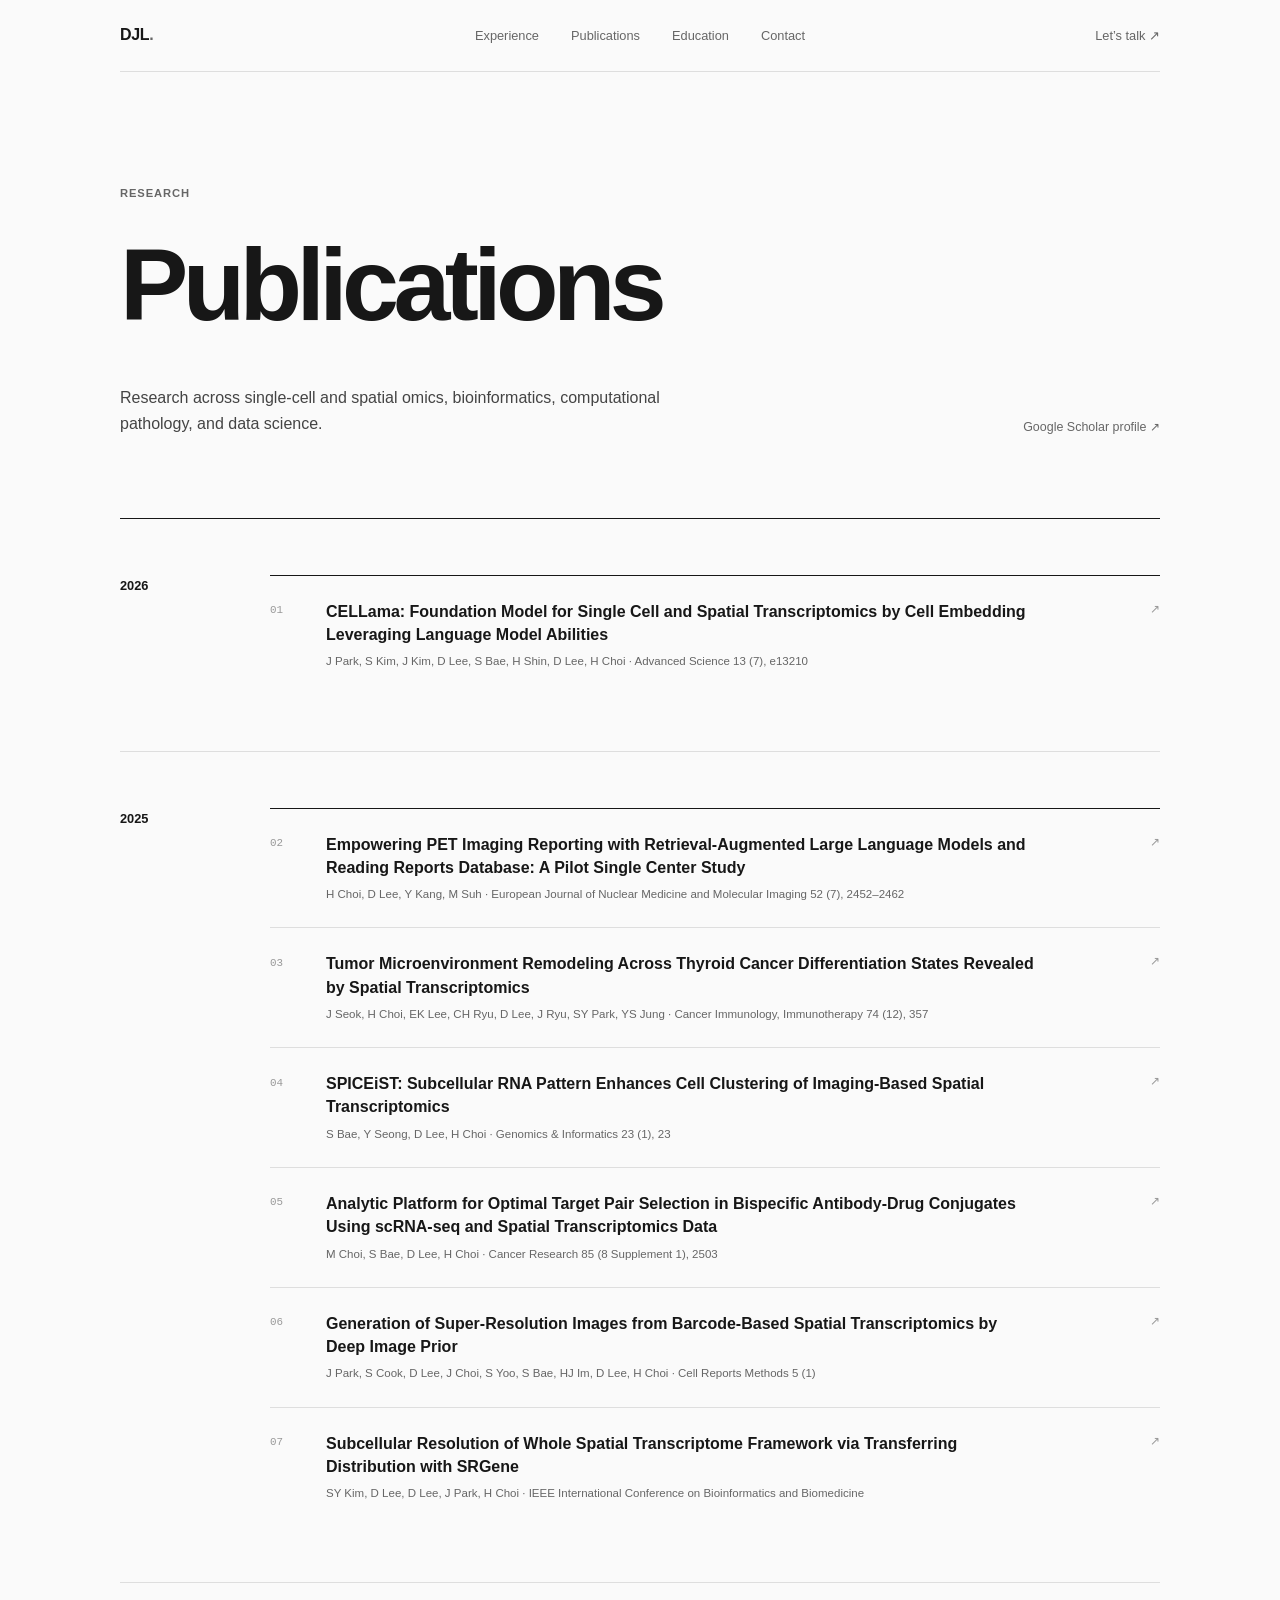
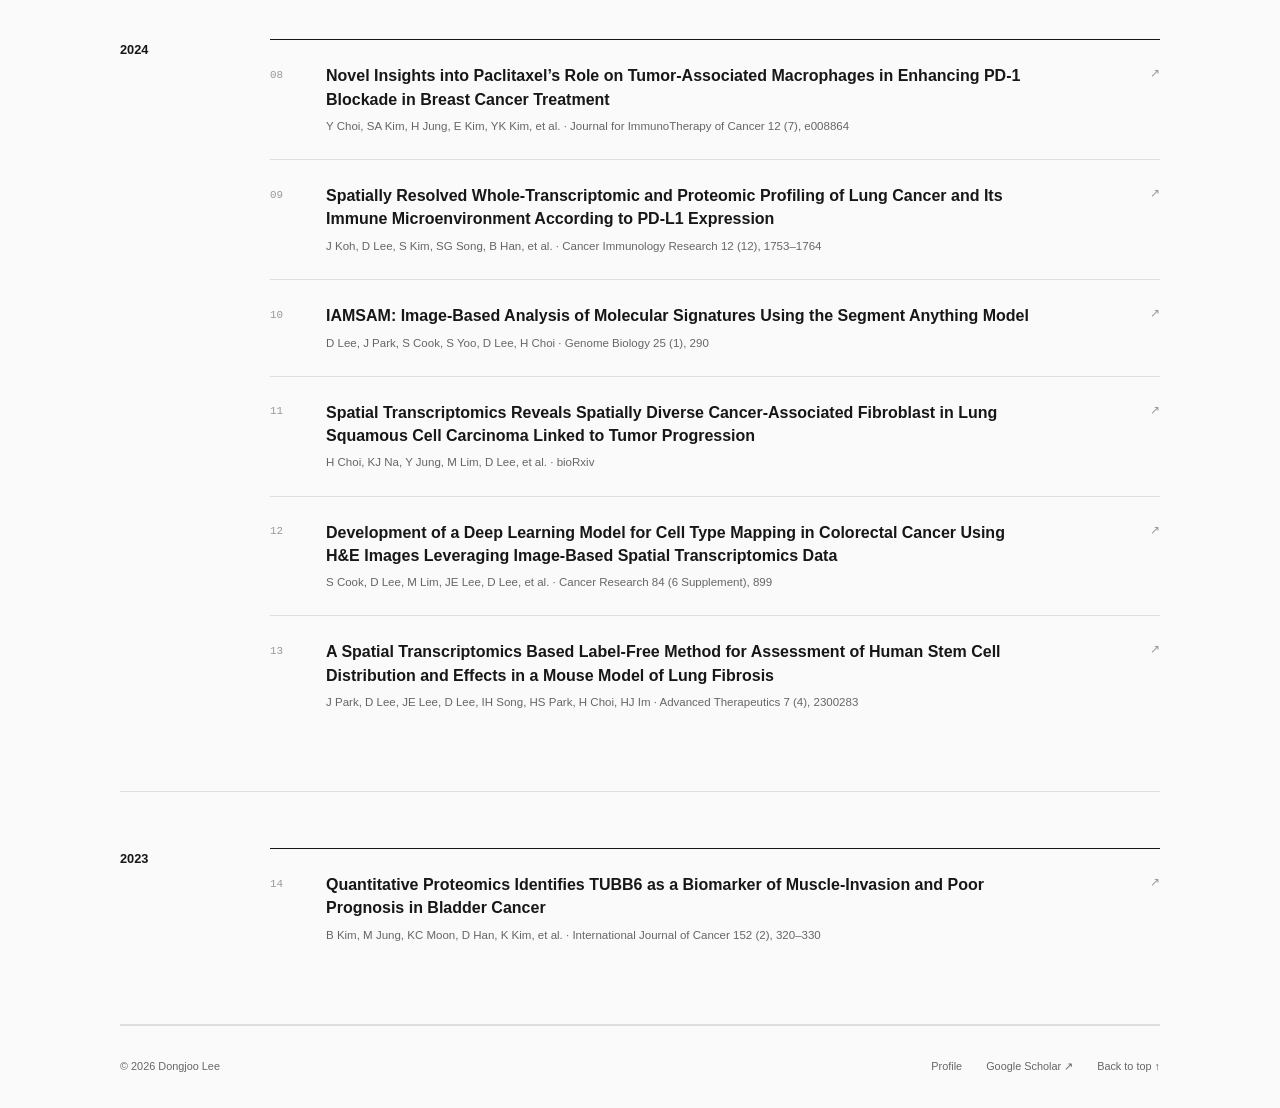
<file: publications.html>
<!doctype html>
<html lang="en">
  <head>
    <meta charset="UTF-8" />
    <meta name="viewport" content="width=device-width, initial-scale=1.0" />
    <meta name="description" content="Publications by Dongjoo Lee in single-cell and spatial omics, bioinformatics, computational pathology, and data science." />
    <meta name="theme-color" content="#fafafa" />
    <title>Publications — Dongjoo Lee</title>
    <link rel="icon" href="assets/icons/favicon.svg" type="image/svg+xml" />
    <link rel="stylesheet" href="assets/css/styles.css" />
  </head>
  <body>
    <a class="skip-link" href="#main">Skip to content</a>
    <header class="site-header">
      <a class="wordmark" href="index.html" aria-label="Dongjoo Lee, home">DJL<span>.</span></a>
      <nav aria-label="Main navigation">
        <a href="index.html#work">Experience</a>
        <a href="publications.html" aria-current="page">Publications</a>
        <a href="index.html#about">Education</a>
        <a href="index.html#contact">Contact</a>
      </nav>
      <a class="header-contact" href="mailto:djlee8242@gmail.com">Let’s talk ↗</a>
    </header>

    <main class="publications-page" id="main">
      <header class="page-title reveal">
        <p class="eyebrow">Research</p>
        <h1>Publications</h1>
        <div class="page-title-bottom">
          <p>Research across single-cell and spatial omics, bioinformatics, computational pathology, and data science.</p>
          <a href="https://scholar.google.com/citations?user=q8NzEK0AAAAJ&amp;hl=en" target="_blank" rel="noreferrer">Google Scholar profile ↗</a>
        </div>
      </header>

      <section class="publication-list" aria-labelledby="year-2026">
        <h2 id="year-2026">2026</h2>
        <div>
          <a class="paper reveal" href="https://scholar.google.com/citations?view_op=view_citation&amp;hl=en&amp;user=q8NzEK0AAAAJ&amp;citation_for_view=q8NzEK0AAAAJ:u5HHmVD_uO8C" target="_blank" rel="noreferrer">
            <span class="paper-index">01</span><span><strong>CELLama: Foundation Model for Single Cell and Spatial Transcriptomics by Cell Embedding Leveraging Language Model Abilities</strong><small>J Park, S Kim, J Kim, D Lee, S Bae, H Shin, D Lee, H Choi · Advanced Science 13 (7), e13210</small></span><i>↗</i>
          </a>
        </div>
      </section>

      <section class="publication-list" aria-labelledby="year-2025">
        <h2 id="year-2025">2025</h2>
        <div>
          <a class="paper reveal" href="https://scholar.google.com/citations?view_op=view_citation&amp;hl=en&amp;user=q8NzEK0AAAAJ&amp;citation_for_view=q8NzEK0AAAAJ:Tyk-4Ss8FVUC" target="_blank" rel="noreferrer"><span class="paper-index">02</span><span><strong>Empowering PET Imaging Reporting with Retrieval-Augmented Large Language Models and Reading Reports Database: A Pilot Single Center Study</strong><small>H Choi, D Lee, Y Kang, M Suh · European Journal of Nuclear Medicine and Molecular Imaging 52 (7), 2452–2462</small></span><i>↗</i></a>
          <a class="paper reveal" href="https://scholar.google.com/citations?view_op=view_citation&amp;hl=en&amp;user=q8NzEK0AAAAJ&amp;citation_for_view=q8NzEK0AAAAJ:u-x6o8ySG0sC" target="_blank" rel="noreferrer"><span class="paper-index">03</span><span><strong>Tumor Microenvironment Remodeling Across Thyroid Cancer Differentiation States Revealed by Spatial Transcriptomics</strong><small>J Seok, H Choi, EK Lee, CH Ryu, D Lee, J Ryu, SY Park, YS Jung · Cancer Immunology, Immunotherapy 74 (12), 357</small></span><i>↗</i></a>
          <a class="paper reveal" href="https://scholar.google.com/citations?view_op=view_citation&amp;hl=en&amp;user=q8NzEK0AAAAJ&amp;citation_for_view=q8NzEK0AAAAJ:zYLM7Y9cAGgC" target="_blank" rel="noreferrer"><span class="paper-index">04</span><span><strong>SPICEiST: Subcellular RNA Pattern Enhances Cell Clustering of Imaging-Based Spatial Transcriptomics</strong><small>S Bae, Y Seong, D Lee, H Choi · Genomics &amp; Informatics 23 (1), 23</small></span><i>↗</i></a>
          <a class="paper reveal" href="https://scholar.google.com/citations?view_op=view_citation&amp;hl=en&amp;user=q8NzEK0AAAAJ&amp;citation_for_view=q8NzEK0AAAAJ:5nxA0vEk-isC" target="_blank" rel="noreferrer"><span class="paper-index">05</span><span><strong>Analytic Platform for Optimal Target Pair Selection in Bispecific Antibody-Drug Conjugates Using scRNA-seq and Spatial Transcriptomics Data</strong><small>M Choi, S Bae, D Lee, H Choi · Cancer Research 85 (8 Supplement 1), 2503</small></span><i>↗</i></a>
          <a class="paper reveal" href="https://scholar.google.com/citations?view_op=view_citation&amp;hl=en&amp;user=q8NzEK0AAAAJ&amp;citation_for_view=q8NzEK0AAAAJ:qjMakFHDy7sC" target="_blank" rel="noreferrer"><span class="paper-index">06</span><span><strong>Generation of Super-Resolution Images from Barcode-Based Spatial Transcriptomics by Deep Image Prior</strong><small>J Park, S Cook, D Lee, J Choi, S Yoo, S Bae, HJ Im, D Lee, H Choi · Cell Reports Methods 5 (1)</small></span><i>↗</i></a>
          <a class="paper reveal" href="https://scholar.google.com/citations?view_op=view_citation&amp;hl=en&amp;user=q8NzEK0AAAAJ&amp;citation_for_view=q8NzEK0AAAAJ:Y0pCki6q_DkC" target="_blank" rel="noreferrer"><span class="paper-index">07</span><span><strong>Subcellular Resolution of Whole Spatial Transcriptome Framework via Transferring Distribution with SRGene</strong><small>SY Kim, D Lee, D Lee, J Park, H Choi · IEEE International Conference on Bioinformatics and Biomedicine</small></span><i>↗</i></a>
        </div>
      </section>

      <section class="publication-list" aria-labelledby="year-2024">
        <h2 id="year-2024">2024</h2>
        <div>
          <a class="paper reveal" href="https://scholar.google.com/citations?view_op=view_citation&amp;hl=en&amp;user=q8NzEK0AAAAJ&amp;citation_for_view=q8NzEK0AAAAJ:9yKSN-GCB0IC" target="_blank" rel="noreferrer"><span class="paper-index">08</span><span><strong>Novel Insights into Paclitaxel’s Role on Tumor-Associated Macrophages in Enhancing PD-1 Blockade in Breast Cancer Treatment</strong><small>Y Choi, SA Kim, H Jung, E Kim, YK Kim, et al. · Journal for ImmunoTherapy of Cancer 12 (7), e008864</small></span><i>↗</i></a>
          <a class="paper reveal" href="https://scholar.google.com/citations?view_op=view_citation&amp;hl=en&amp;user=q8NzEK0AAAAJ&amp;citation_for_view=q8NzEK0AAAAJ:UeHWp8X0CEIC" target="_blank" rel="noreferrer"><span class="paper-index">09</span><span><strong>Spatially Resolved Whole-Transcriptomic and Proteomic Profiling of Lung Cancer and Its Immune Microenvironment According to PD-L1 Expression</strong><small>J Koh, D Lee, S Kim, SG Song, B Han, et al. · Cancer Immunology Research 12 (12), 1753–1764</small></span><i>↗</i></a>
          <a class="paper reveal" href="https://scholar.google.com/citations?view_op=view_citation&amp;hl=en&amp;user=q8NzEK0AAAAJ&amp;citation_for_view=q8NzEK0AAAAJ:2osOgNQ5qMEC" target="_blank" rel="noreferrer"><span class="paper-index">10</span><span><strong>IAMSAM: Image-Based Analysis of Molecular Signatures Using the Segment Anything Model</strong><small>D Lee, J Park, S Cook, S Yoo, D Lee, H Choi · Genome Biology 25 (1), 290</small></span><i>↗</i></a>
          <a class="paper reveal" href="https://scholar.google.com/citations?view_op=view_citation&amp;hl=en&amp;user=q8NzEK0AAAAJ&amp;citation_for_view=q8NzEK0AAAAJ:YsMSGLbcyi4C" target="_blank" rel="noreferrer"><span class="paper-index">11</span><span><strong>Spatial Transcriptomics Reveals Spatially Diverse Cancer-Associated Fibroblast in Lung Squamous Cell Carcinoma Linked to Tumor Progression</strong><small>H Choi, KJ Na, Y Jung, M Lim, D Lee, et al. · bioRxiv</small></span><i>↗</i></a>
          <a class="paper reveal" href="https://scholar.google.com/citations?view_op=view_citation&amp;hl=en&amp;user=q8NzEK0AAAAJ&amp;citation_for_view=q8NzEK0AAAAJ:8k81kl-MbHgC" target="_blank" rel="noreferrer"><span class="paper-index">12</span><span><strong>Development of a Deep Learning Model for Cell Type Mapping in Colorectal Cancer Using H&amp;E Images Leveraging Image-Based Spatial Transcriptomics Data</strong><small>S Cook, D Lee, M Lim, JE Lee, D Lee, et al. · Cancer Research 84 (6 Supplement), 899</small></span><i>↗</i></a>
          <a class="paper reveal" href="https://scholar.google.com/citations?view_op=view_citation&amp;hl=en&amp;user=q8NzEK0AAAAJ&amp;citation_for_view=q8NzEK0AAAAJ:d1gkVwhDpl0C" target="_blank" rel="noreferrer"><span class="paper-index">13</span><span><strong>A Spatial Transcriptomics Based Label-Free Method for Assessment of Human Stem Cell Distribution and Effects in a Mouse Model of Lung Fibrosis</strong><small>J Park, D Lee, JE Lee, D Lee, IH Song, HS Park, H Choi, HJ Im · Advanced Therapeutics 7 (4), 2300283</small></span><i>↗</i></a>
        </div>
      </section>

      <section class="publication-list" aria-labelledby="year-2023">
        <h2 id="year-2023">2023</h2>
        <div>
          <a class="paper reveal" href="https://scholar.google.com/citations?view_op=view_citation&amp;hl=en&amp;user=q8NzEK0AAAAJ&amp;citation_for_view=q8NzEK0AAAAJ:IjCSPb-OGe4C" target="_blank" rel="noreferrer"><span class="paper-index">14</span><span><strong>Quantitative Proteomics Identifies TUBB6 as a Biomarker of Muscle-Invasion and Poor Prognosis in Bladder Cancer</strong><small>B Kim, M Jung, KC Moon, D Han, K Kim, et al. · International Journal of Cancer 152 (2), 320–330</small></span><i>↗</i></a>
        </div>
      </section>
    </main>

    <footer>
      <p>© <span id="year"></span> Dongjoo Lee</p>
      <div><a href="index.html">Profile</a><a href="https://scholar.google.com/citations?user=q8NzEK0AAAAJ&amp;hl=en" target="_blank" rel="noreferrer">Google Scholar ↗</a><a href="#main">Back to top ↑</a></div>
    </footer>
    <script src="assets/js/script.js"></script>
  </body>
</html>
</file>
<file: assets/css/styles.css>
:root {
  --background: #fafafa;
  --surface: #ffffff;
  --text: #171717;
  --secondary: #666666;
  --border: #dedede;
  --max-width: 1040px;
}

* { box-sizing: border-box; }
html { scroll-behavior: smooth; }
body {
  margin: 0;
  background: var(--background);
  color: var(--text);
  font-family: Inter, -apple-system, BlinkMacSystemFont, "Segoe UI", sans-serif;
  font-size: 16px;
  line-height: 1.65;
  -webkit-font-smoothing: antialiased;
}
a { color: inherit; text-decoration: none; }
p, h1, h2, h3 { margin-top: 0; }
.skip-link { position: fixed; top: -100px; left: 1rem; padding: .7rem 1rem; background: #111; color: white; z-index: 10; }
.skip-link:focus { top: 1rem; }

.site-header {
  width: min(calc(100% - 48px), var(--max-width));
  height: 72px;
  margin: auto;
  display: grid;
  grid-template-columns: 1fr auto 1fr;
  align-items: center;
  border-bottom: 1px solid var(--border);
}
.wordmark { font-size: 1rem; font-weight: 700; letter-spacing: -.02em; }
.wordmark span { color: var(--secondary); }
.site-header nav { display: flex; gap: 2rem; }
.site-header nav a, .header-contact { font-size: .8rem; color: var(--secondary); }
.site-header nav a:hover, .header-contact:hover { color: var(--text); }
.header-contact { justify-self: end; }

.hero {
  width: min(calc(100% - 48px), var(--max-width));
  min-height: 560px;
  margin: auto;
  padding: 7rem 0 6rem;
  display: flex;
  flex-direction: column;
  border-bottom: 1px solid var(--border);
}
.eyebrow, .section-number {
  margin-bottom: 2rem;
  color: var(--secondary);
  font-size: .7rem;
  font-weight: 600;
  letter-spacing: .08em;
  text-transform: uppercase;
}
.eyebrow { order: 0; display: flex; align-items: center; gap: .5rem; }
.status-dot { width: 6px; height: 6px; border-radius: 50%; background: #888; }
.hero-title { margin: 4rem 0 3rem; }
.hero-intro {
  order: 2;
  margin: 2rem 0 3rem;
  display: flex;
  align-items: flex-end;
  justify-content: space-between;
  gap: 3rem;
}
.hero-intro .hero-title { margin: 0; }
.hero-title h1 {
  margin-bottom: .25rem;
  font-size: clamp(3.5rem, 8vw, 6.5rem);
  font-weight: 600;
  line-height: 1;
  letter-spacing: -.055em;
}
.hero-title p { margin: 0; color: var(--secondary); font-size: clamp(1.1rem, 2vw, 1.4rem); }
.profile-photo {
  width: 132px;
  margin: 0 2rem 0 0;
}
.profile-photo > img {
  width: 132px;
  height: 132px;
  display: block;
  object-fit: cover;
  object-position: center;
  border-radius: 4px;
  opacity: .76;
  filter: saturate(.72) contrast(.9) brightness(1.04);
}
.profile-links { order: 1; margin: 0; display: flex; justify-content: flex-start; gap: .75rem; }
.profile-links a {
  width: 20px;
  height: 20px;
  display: grid;
  place-items: center;
  color: var(--secondary);
  transition: color .2s ease, opacity .2s ease;
}
.profile-links a:hover { color: var(--text); opacity: .65; }
.profile-links svg { width: 16px; height: 16px; fill: currentColor; }
.profile-links .profile-brand-icon { width: 16px; height: 16px; display: block; object-fit: contain; opacity: .72; }
.hero-bottom {
  order: 3;
  display: grid;
  grid-template-columns: 1fr auto;
  align-items: end;
  gap: 3rem;
}
.hero-bottom > p { max-width: 620px; margin: 0; color: #444; font-size: 1rem; }
.hero-actions { display: flex; gap: .5rem; }
.button {
  padding: .65rem .9rem;
  display: inline-flex;
  align-items: center;
  gap: 1rem;
  border: 1px solid #bbb;
  border-radius: 3px;
  font-size: .75rem;
  font-weight: 600;
}
.button:hover { border-color: var(--text); }
.button-dark { background: var(--text); border-color: var(--text); color: white; }

.section {
  width: min(calc(100% - 48px), var(--max-width));
  margin: auto;
  padding: 6rem 0;
  border-bottom: 1px solid var(--border);
}
.section-heading {
  display: grid;
  grid-template-columns: 220px 1fr;
  align-items: baseline;
  margin-bottom: 3.5rem;
}
.section-heading h2 {
  margin: 0;
  font-size: clamp(2rem, 4vw, 3rem);
  font-weight: 550;
  line-height: 1.2;
  letter-spacing: -.04em;
}

.timeline { border-top: 1px solid var(--text); }
.timeline-item {
  display: grid;
  grid-template-columns: 220px 1fr;
  padding: 2.25rem 0;
  border-bottom: 1px solid var(--border);
}
.timeline-item:last-child { border-bottom: 0; }
.timeline-meta { color: var(--secondary); font-size: .72rem; }
.timeline-meta p { margin-bottom: .15rem; }
.timeline-content { max-width: 680px; }
.company { margin-bottom: .3rem; color: var(--secondary); font-size: .72rem; font-weight: 600; text-transform: uppercase; letter-spacing: .06em; }
.timeline-content h3 { margin-bottom: .8rem; font-size: 1.35rem; font-weight: 600; letter-spacing: -.025em; }
.role-subtitle { color: var(--secondary); font-size: .8rem; font-weight: 500; letter-spacing: 0; }
.timeline-content > p:not(.company) { margin-bottom: 1rem; color: #444; }
.responsibility-list { max-width: 650px; margin: 1.2rem 0 0; padding-left: 1.1rem; color: #444; font-size: .84rem; }
.responsibility-list li { margin-bottom: .45rem; padding-left: .2rem; }
.tags { display: flex; flex-wrap: wrap; gap: .4rem; margin: 1.2rem 0 0; padding: 0; list-style: none; }
.tags li { padding: .25rem .55rem; border: 1px solid var(--border); border-radius: 3px; color: var(--secondary); font-size: .68rem; }

.selected-publications { border-top: 1px solid var(--text); }
.selected-paper {
  padding: 1.6rem 0;
  display: grid;
  grid-template-columns: 220px 1fr auto;
  gap: 1rem;
  border-bottom: 1px solid var(--border);
}
.selected-paper-meta { padding-top: .15rem; color: var(--secondary); font-size: .7rem; }
.selected-paper strong { display: block; max-width: 680px; font-size: 1.05rem; font-weight: 550; line-height: 1.45; }
.selected-paper small { display: block; margin-top: .4rem; color: var(--secondary); font-size: .72rem; }
.selected-paper i { color: #999; font-size: .75rem; font-style: normal; transition: transform .2s ease; }
.selected-paper:hover strong { text-decoration: underline; text-decoration-thickness: 1px; text-underline-offset: 3px; }
.selected-paper:hover i { color: var(--text); transform: translate(2px, -2px); }
.view-all-publications {
  margin: 1.5rem 0 0 auto;
  padding-bottom: .2rem;
  width: fit-content;
  display: flex;
  gap: 1.5rem;
  border-bottom: 1px solid var(--text);
  font-size: .78rem;
  font-weight: 600;
}

.publication-grid { border-top: 1px solid var(--text); }
.publication, .publication-more {
  min-height: 0;
  padding: 1.8rem 0;
  display: grid;
  grid-template-columns: 220px 1fr;
  background: transparent;
  border-bottom: 1px solid var(--border);
}
.publication-top { color: var(--secondary); font-size: .7rem; }
.publication-mark { display: none; }
.journal { margin-bottom: .35rem; color: var(--secondary); font-size: .7rem; font-weight: 600; text-transform: uppercase; letter-spacing: .06em; }
.publication h3 { max-width: 680px; margin: 0; font-size: 1.15rem; font-weight: 550; line-height: 1.4; letter-spacing: -.015em; }
.publication-more { display: flex; justify-content: space-between; color: var(--secondary); font-size: .85rem; }
.publication-more:hover { color: var(--text); }

.about-grid { display: grid; grid-template-columns: 2fr 1fr; gap: 5rem; }
.toolkit { border-top: 1px solid var(--text); }
.tool-row { display: grid; grid-template-columns: 180px 1fr; gap: 1rem; padding: 1.25rem 0; border-bottom: 1px solid var(--border); }
.tool-row span { font-size: .72rem; font-weight: 600; }
.tool-row p { margin: 0; color: #444; font-size: .9rem; }
.education { padding-top: 1.25rem; border-top: 1px solid var(--text); }
.aside-label { margin-bottom: 2rem; color: var(--secondary); font-size: .7rem; text-transform: uppercase; letter-spacing: .08em; }
.education > div { padding: 0 0 1.5rem; }
.education p { margin-bottom: .1rem; }
.education .degree { font-weight: 600; }
.education span, .education-note { color: var(--secondary); font-size: .72rem; }
.education-note { margin-top: .5rem; }

.contact {
  width: min(calc(100% - 48px), var(--max-width));
  margin: auto;
  padding: 6rem 0;
}
.contact h2 { margin: 0 0 3rem; font-size: clamp(2.5rem, 5vw, 4rem); font-weight: 550; letter-spacing: -.045em; }
.contact-email { display: flex; justify-content: space-between; padding: 1rem 0; border-top: 1px solid var(--text); border-bottom: 1px solid var(--border); font-size: 1rem; }

footer {
  width: min(calc(100% - 48px), var(--max-width));
  margin: auto;
  padding: 2rem 0;
  display: flex;
  justify-content: space-between;
  border-top: 1px solid var(--border);
  color: var(--secondary);
  font-size: .68rem;
}
footer p { margin: 0; }
footer div { display: flex; gap: 1.5rem; }
footer a:hover { color: var(--text); }

.publications-page {
  width: min(calc(100% - 48px), var(--max-width));
  margin: auto;
}
.page-title { padding: 7rem 0 5rem; border-bottom: 1px solid var(--text); }
.page-title h1 { margin-bottom: 3rem; font-size: clamp(3.5rem, 8vw, 6.5rem); font-weight: 550; line-height: 1; letter-spacing: -.055em; }
.page-title-bottom { display: flex; align-items: flex-end; justify-content: space-between; gap: 2rem; }
.page-title-bottom p { max-width: 560px; margin: 0; color: #444; }
.page-title-bottom a { flex-shrink: 0; color: var(--secondary); font-size: .78rem; }
.page-title-bottom a:hover { color: var(--text); }
.publication-list { display: grid; grid-template-columns: 150px 1fr; padding: 3.5rem 0; border-bottom: 1px solid var(--border); }
.publication-list h2 { margin: 0; font-size: .8rem; font-weight: 600; }
.paper { padding: 1.5rem 0; display: grid; grid-template-columns: 40px 1fr auto; gap: 1rem; border-top: 1px solid var(--border); }
.paper:first-child { border-top-color: var(--text); }
.paper-index { padding-top: .15rem; color: #999; font: .68rem/1.5 monospace; }
.paper strong { display: block; max-width: 710px; font-size: 1rem; font-weight: 550; line-height: 1.45; }
.paper small { display: block; margin-top: .45rem; color: var(--secondary); font-size: .72rem; line-height: 1.5; }
.paper i { color: #999; font-size: .75rem; font-style: normal; transition: transform .2s ease; }
.paper:hover strong { text-decoration: underline; text-decoration-thickness: 1px; text-underline-offset: 3px; }
.paper:hover i { color: var(--text); transform: translate(2px, -2px); }

.reveal { opacity: 0; transform: translateY(8px); transition: opacity .45s ease, transform .45s ease; }
.reveal.visible { opacity: 1; transform: none; }

@media (max-width: 720px) {
  .site-header, .hero, .section, .contact, footer { width: calc(100% - 32px); }
  .site-header { grid-template-columns: 1fr auto; }
  .site-header nav { display: none; }
  .hero { min-height: auto; padding: 3.5rem 0 4rem; }
  .eyebrow { margin-bottom: .75rem; }
  .hero-title { width: 100%; margin: 0; }
  .hero-intro {
    margin: 1.75rem 0 2.5rem;
    flex-direction: column;
    align-items: flex-start;
    gap: 1.25rem;
  }
  .hero-intro .hero-title { margin: 0; }
  .hero-title h1 { font-size: clamp(3rem, 15vw, 4.25rem); }
  .hero-title p { max-width: 280px; font-size: 1rem; line-height: 1.45; }
  .profile-photo { order: -1; width: 132px; margin: 0; }
  .profile-photo > img { width: 132px; height: 132px; }
  .profile-links { margin: 0; gap: .65rem; }
  .profile-links a { width: 18px; height: 18px; }
  .profile-links svg, .profile-links .profile-brand-icon { width: 14px; height: 14px; }
  .hero-bottom, .section-heading, .timeline-item, .publication, .about-grid { grid-template-columns: 1fr; }
  .hero-bottom { gap: 1.5rem; }
  .hero-bottom > p { font-size: .94rem; line-height: 1.65; }
  .hero-actions { width: 100%; }
  .button { flex: 1; justify-content: space-between; }
  .section { padding: 4.5rem 0; }
  .section-heading { gap: .5rem; margin-bottom: 2.5rem; }
  .timeline-item, .publication { gap: 1.25rem; }
  .timeline-meta { display: flex; justify-content: space-between; }
  .selected-paper { grid-template-columns: 1fr auto; gap: .6rem; }
  .selected-paper-meta { grid-column: 1 / -1; }
  .about-grid { gap: 3rem; }
  .tool-row { grid-template-columns: 1fr; gap: .35rem; }
  .contact { padding: 4.5rem 0; }
  footer { flex-direction: column; gap: 1rem; }
  footer div { flex-wrap: wrap; }
  .publications-page { width: calc(100% - 32px); }
  .page-title { padding: 5rem 0 3.5rem; }
  .page-title h1 { margin-bottom: 2rem; font-size: clamp(3.25rem, 16vw, 5rem); }
  .page-title-bottom { align-items: flex-start; flex-direction: column; gap: 1rem; }
  .publication-list { grid-template-columns: 1fr; gap: 1rem; padding: 2.5rem 0; }
  .paper { grid-template-columns: 28px 1fr auto; gap: .6rem; }
}

@media (prefers-reduced-motion: reduce) {
  html { scroll-behavior: auto; }
  .reveal { opacity: 1; transform: none; transition: none; }
}
</file>
